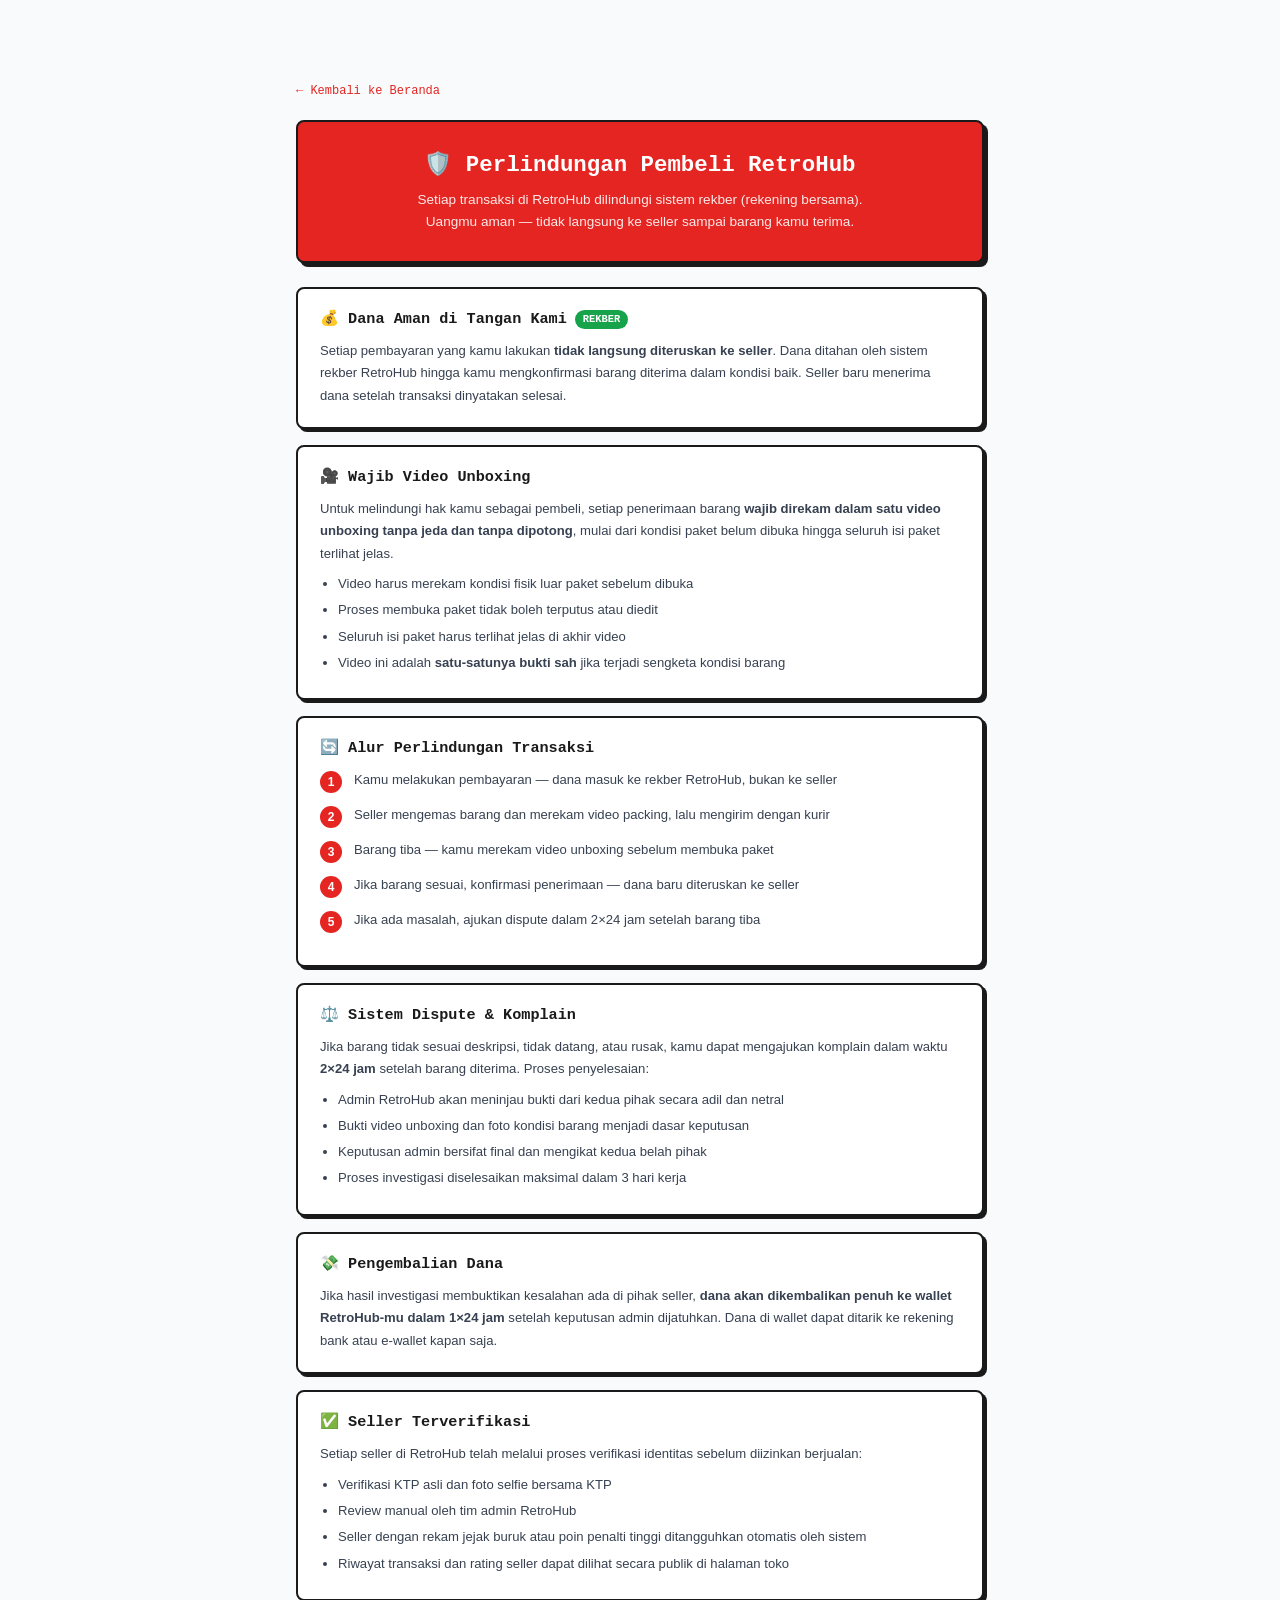
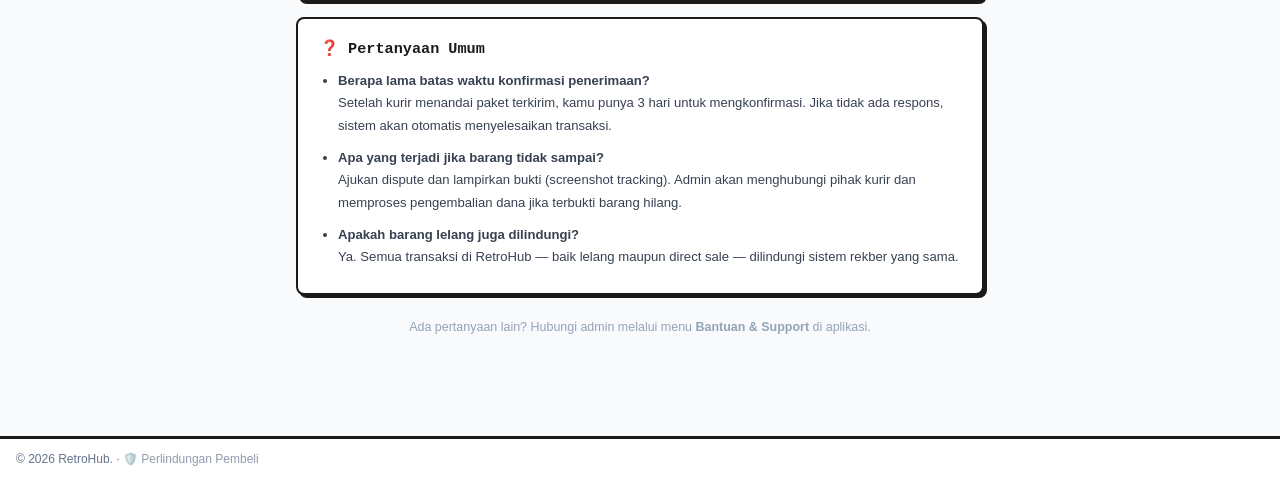
<file: RetroHub 5.4 Mac/faq.html>
<!DOCTYPE html>
<html lang="id">
<head>
    <meta charset="UTF-8">
    <meta name="viewport" content="width=device-width, initial-scale=1.0">
    <title>Perlindungan Pembeli — RetroHub</title>
    <link rel="stylesheet" href="styles.css">
    <link rel="icon" href="/icons/icon-192.png" type="image/png">
    <style>
        body { background: #F8FAFC; }
        .faq-wrap { max-width: 720px; margin: 0 auto; padding: 24px 16px 60px; }
        .faq-hero { background: var(--mario-red); color: #fff; border-radius: 8px; border: 2.5px solid var(--retro-dark); box-shadow: 4px 4px 0 var(--retro-dark); padding: 28px 24px; margin-bottom: 24px; text-align: center; }
        .faq-hero h1 { font-family: var(--font-retro); font-size: 1.4rem; margin: 0 0 8px; }
        .faq-hero p { font-size: 0.85rem; opacity: 0.9; margin: 0; line-height: 1.6; }
        .faq-card { background: #fff; border: 2px solid var(--retro-dark); border-radius: 8px; box-shadow: 3px 3px 0 var(--retro-dark); padding: 20px 22px; margin-bottom: 16px; }
        .faq-card h2 { font-family: var(--font-retro); font-size: 0.95rem; margin: 0 0 10px; display: flex; align-items: center; gap: 8px; }
        .faq-card p, .faq-card li { font-size: 0.82rem; line-height: 1.7; color: #374151; margin: 0; }
        .faq-card ul { padding-left: 18px; margin: 8px 0 0; }
        .faq-card li { margin-bottom: 4px; }
        .badge-green { background: #16A34A; color: #fff; font-size: 0.65rem; padding: 2px 8px; border-radius: 20px; font-weight: 700; }
        .faq-steps { counter-reset: step; list-style: none; padding: 0; margin: 10px 0 0; }
        .faq-steps li { counter-increment: step; display: flex; gap: 12px; margin-bottom: 12px; font-size: 0.82rem; color: #374151; line-height: 1.5; }
        .faq-steps li::before { content: counter(step); background: var(--mario-red); color: #fff; font-weight: 700; font-size: 0.75rem; width: 22px; height: 22px; border-radius: 50%; display: flex; align-items: center; justify-content: center; flex-shrink: 0; margin-top: 1px; }
        .faq-back { font-family: var(--font-retro); font-size: 0.75rem; color: var(--mario-red); text-decoration: none; display: inline-flex; align-items: center; gap: 6px; margin-bottom: 20px; }
        .faq-back:hover { text-decoration: underline; }
    </style>
</head>
<body>
    <div id="global-header"></div>

    <div class="faq-wrap">
        <a href="index.html" class="faq-back">← Kembali ke Beranda</a>

        <div class="faq-hero">
            <h1>🛡️ Perlindungan Pembeli RetroHub</h1>
            <p>Setiap transaksi di RetroHub dilindungi sistem rekber (rekening bersama).<br>Uangmu aman — tidak langsung ke seller sampai barang kamu terima.</p>
        </div>

        <!-- 1. Dana Aman -->
        <div class="faq-card">
            <h2>💰 Dana Aman di Tangan Kami <span class="badge-green">REKBER</span></h2>
            <p>Setiap pembayaran yang kamu lakukan <strong>tidak langsung diteruskan ke seller</strong>. Dana ditahan oleh sistem rekber RetroHub hingga kamu mengkonfirmasi barang diterima dalam kondisi baik. Seller baru menerima dana setelah transaksi dinyatakan selesai.</p>
        </div>

        <!-- 2. Wajib Video Unboxing -->
        <div class="faq-card">
<h2>🎥 Wajib Video Unboxing</h2>
            <p>Untuk melindungi hak kamu sebagai pembeli, setiap penerimaan barang <strong>wajib direkam dalam satu video unboxing tanpa jeda dan tanpa dipotong</strong>, mulai dari kondisi paket belum dibuka hingga seluruh isi paket terlihat jelas.</p>
            <ul>
                <li>Video harus merekam kondisi fisik luar paket sebelum dibuka</li>
                <li>Proses membuka paket tidak boleh terputus atau diedit</li>
                <li>Seluruh isi paket harus terlihat jelas di akhir video</li>
                <li>Video ini adalah <strong>satu-satunya bukti sah</strong> jika terjadi sengketa kondisi barang</li>
            </ul>
        </div>

        <!-- 3. Alur Proteksi -->
        <div class="faq-card">
            <h2>🔄 Alur Perlindungan Transaksi</h2>
            <ol class="faq-steps">
                <li>Kamu melakukan pembayaran — dana masuk ke rekber RetroHub, bukan ke seller</li>
                <li>Seller mengemas barang dan merekam video packing, lalu mengirim dengan kurir</li>
                <li>Barang tiba — kamu merekam video unboxing sebelum membuka paket</li>
                <li>Jika barang sesuai, konfirmasi penerimaan — dana baru diteruskan ke seller</li>
                <li>Jika ada masalah, ajukan dispute dalam 2×24 jam setelah barang tiba</li>
            </ol>
        </div>

        <!-- 4. Sistem Dispute -->
        <div class="faq-card">
            <h2>⚖️ Sistem Dispute & Komplain</h2>
            <p>Jika barang tidak sesuai deskripsi, tidak datang, atau rusak, kamu dapat mengajukan komplain dalam waktu <strong>2×24 jam</strong> setelah barang diterima. Proses penyelesaian:</p>
            <ul>
                <li>Admin RetroHub akan meninjau bukti dari kedua pihak secara adil dan netral</li>
                <li>Bukti video unboxing dan foto kondisi barang menjadi dasar keputusan</li>
                <li>Keputusan admin bersifat final dan mengikat kedua belah pihak</li>
                <li>Proses investigasi diselesaikan maksimal dalam 3 hari kerja</li>
            </ul>
        </div>

        <!-- 5. Pengembalian Dana -->
        <div class="faq-card">
            <h2>💸 Pengembalian Dana</h2>
            <p>Jika hasil investigasi membuktikan kesalahan ada di pihak seller, <strong>dana akan dikembalikan penuh ke wallet RetroHub-mu dalam 1×24 jam</strong> setelah keputusan admin dijatuhkan. Dana di wallet dapat ditarik ke rekening bank atau e-wallet kapan saja.</p>
        </div>

        <!-- 6. Seller Terverifikasi -->
        <div class="faq-card">
            <h2>✅ Seller Terverifikasi</h2>
            <p>Setiap seller di RetroHub telah melalui proses verifikasi identitas sebelum diizinkan berjualan:</p>
            <ul>
                <li>Verifikasi KTP asli dan foto selfie bersama KTP</li>
                <li>Review manual oleh tim admin RetroHub</li>
                <li>Seller dengan rekam jejak buruk atau poin penalti tinggi ditangguhkan otomatis oleh sistem</li>
                <li>Riwayat transaksi dan rating seller dapat dilihat secara publik di halaman toko</li>
            </ul>
        </div>

        <!-- 7. FAQ Cepat -->
        <div class="faq-card">
            <h2>❓ Pertanyaan Umum</h2>
            <ul>
                <li><strong>Berapa lama batas waktu konfirmasi penerimaan?</strong><br>Setelah kurir menandai paket terkirim, kamu punya 3 hari untuk mengkonfirmasi. Jika tidak ada respons, sistem akan otomatis menyelesaikan transaksi.</li>
                <li style="margin-top:10px;"><strong>Apa yang terjadi jika barang tidak sampai?</strong><br>Ajukan dispute dan lampirkan bukti (screenshot tracking). Admin akan menghubungi pihak kurir dan memproses pengembalian dana jika terbukti barang hilang.</li>
                <li style="margin-top:10px;"><strong>Apakah barang lelang juga dilindungi?</strong><br>Ya. Semua transaksi di RetroHub — baik lelang maupun direct sale — dilindungi sistem rekber yang sama.</li>
            </ul>
        </div>

        <div style="text-align:center;margin-top:24px;font-size:0.78rem;color:#94A3B8;">
            Ada pertanyaan lain? Hubungi admin melalui menu <strong>Bantuan & Support</strong> di aplikasi.
        </div>
    </div>

    <footer>
        <div class="footer-copyright">© 2026 RetroHub. · <a href="faq.html" style="color:inherit;opacity:0.7;text-decoration:none;">🛡️ Perlindungan Pembeli</a></div>
    </footer>

    <script src="db.js"></script>
    <script src="ui.js"></script>
</body>
</html>
</file>
<file: RetroHub 5.4 Mac/styles.css>
/* RetroHub - Main Stylesheet (Nostalgic Mario Retro Design System) */

:root {
    --mario-red: #E52521;
    --mario-blue: #002FBE;
    --mario-yellow: #FBD000;
    --mario-green: #43B047;
    --retro-dark: #1A1A1A;
    --retro-light-gray: #E2E8F0;
    --bg-page: #F8FAFC;
    --bg-card: #FFFFFF;
    
    --font-retro: 'Pixelify Sans', monospace;
    --font-body: 'Plus Jakarta Sans', sans-serif;
    --font-number: 'Plus Jakarta Sans', sans-serif; /* Font bersih khusus angka agar sangat mudah dibaca */
}

/* Reset & Base Styles */
* {
    box-sizing: border-box;
    margin: 0;
    padding: 0;
}

html,
body {
    overflow-x: hidden;
    max-width: 100vw;
    width: 100%;
}

body {
    background-color: var(--bg-page);
    font-family: var(--font-body);
    color: var(--retro-dark);
    padding-top: 54px; /* Sesuai tinggi header */
    line-height: 1.4;
    display: flex;
    flex-direction: column;
    min-height: 100vh;
}

.container {
    max-width: 1200px;
    margin: 0 auto;
    padding: 16px;
    flex-grow: 1; /* Mendorong footer ke bawah */
    overflow-x: hidden;
    width: 100%;
    box-sizing: border-box;
}

/* 1. Header Sempit & Fungsional */
header {
    background-color: var(--mario-red);
    border-bottom: 3px solid var(--retro-dark);
    position: fixed;
    top: 0;
    left: 0;
    width: 100%;
    max-width: 100vw;
    height: 54px;
    z-index: 1000;
    display: flex;
    justify-content: space-between;
    align-items: center;
    padding: 0 12px;
    box-sizing: border-box;
    overflow: hidden;
}

.logo-container {
    display: flex;
    align-items: center;
}

.logo-text {
    font-family: var(--font-retro);
    font-size: 1.4rem;
    font-weight: 700;
    color: #FFFFFF;
    text-shadow: 2px 2px 0px var(--retro-dark);
    text-decoration: none;
    letter-spacing: 0.5px;
}

.header-toolbar {
    display: flex;
    gap: 6px;
    align-items: center;
    flex-shrink: 0;
    min-width: 0;
}

.toolbar-btn {
    background: #FFFFFF;
    border: 2px solid var(--retro-dark);
    border-radius: 4px;
    width: 34px;
    height: 34px;
    display: flex;
    justify-content: center;
    align-items: center;
    cursor: pointer;
    box-shadow: 2px 2px 0px var(--retro-dark);
    transition: transform 0.1s, box-shadow 0.1s;
    text-decoration: none;
    font-size: 1.1rem;
}

.toolbar-btn:hover {
    background-color: var(--mario-yellow);
    transform: translate(-1px, -1px);
    box-shadow: 3px 3px 0px var(--retro-dark);
}

.toolbar-btn:active {
    transform: translate(1px, 1px);
    box-shadow: 1px 1px 0px var(--retro-dark);
}

.toolbar-btn-text {
    background: #FFFFFF;
    border: 2px solid var(--retro-dark);
    border-radius: 4px;
    padding: 0 12px;
    height: 34px;
    display: flex;
    justify-content: center;
    align-items: center;
    cursor: pointer;
    box-shadow: 2px 2px 0px var(--retro-dark);
    transition: transform 0.1s, box-shadow 0.1s;
    text-decoration: none;
    font-size: 0.75rem;
    font-family: var(--font-retro);
    font-weight: 700;
    color: var(--retro-dark);
    white-space: nowrap;
}

.toolbar-btn-text:hover {
    background-color: var(--mario-yellow);
    transform: translate(-1px, -1px);
    box-shadow: 3px 3px 0px var(--retro-dark);
}

.toolbar-btn-text:active {
    transform: translate(1px, 1px);
    box-shadow: 1px 1px 0px var(--retro-dark);
}

/* 2. Banner Event Slider */
.slider-wrapper {
    position: relative;
    width: 100%;
    height: 180px;
    margin: 10px 0 16px 0;
    border: 3px solid var(--retro-dark);
    box-shadow: 4px 4px 0px var(--retro-dark);
    border-radius: 6px;
    overflow: hidden;
    background-color: #E2E8F0;
    flex-shrink: 0;
}

.slider-container {
    display: flex;
    width: 300%;
    height: 100%;
    transition: transform 0.5s ease-in-out;
}

.slide {
    width: 33.333%;
    height: 100%;
    display: flex;
    flex-direction: column;
    justify-content: center;
    align-items: center;
    text-align: center;
    padding: 20px;
    color: #FFFFFF;
    font-family: var(--font-retro);
}

.slide-1 { background: linear-gradient(135deg, #FF5757 0%, #FF3D3D 100%); }
.slide-2 { background: linear-gradient(135deg, #3B82F6 0%, #1D4ED8 100%); }
.slide-3 { background: linear-gradient(135deg, #10B981 0%, #047857 100%); }

.slide h2 {
    font-size: 1.8rem;
    margin-bottom: 8px;
    text-shadow: 2px 2px 0px var(--retro-dark);
}

.slide p {
    font-size: 0.95rem;
    font-family: var(--font-body);
    background: rgba(0, 0, 0, 0.2);
    padding: 4px 12px;
    border-radius: 20px;
}

/* 3. Search Bar */
.search-section {
    width: 100%;
    margin-bottom: 16px;
    box-sizing: border-box;
}

.search-bar-wrapper {
    display: flex;
    width: 100%;
    border: 3px solid var(--retro-dark);
    border-radius: 6px;
    box-shadow: 4px 4px 0px var(--retro-dark);
    overflow: hidden;
    background-color: #FFFFFF;
    box-sizing: border-box;
}

.search-input {
    flex: 1 1 0;
    min-width: 0;
    border: none;
    padding: 11px 14px;
    font-family: var(--font-body);
    font-size: 0.9rem;
    outline: none;
    color: var(--retro-dark);
    box-sizing: border-box;
}

.search-btn {
    flex-shrink: 0;
    background-color: var(--mario-blue);
    color: #FFFFFF;
    border: none;
    border-left: 3px solid var(--retro-dark);
    padding: 0 18px;
    font-family: var(--font-retro);
    font-size: 0.9rem;
    font-weight: 700;
    cursor: pointer;
    transition: background-color 0.1s;
    white-space: nowrap;
}

.search-btn:hover {
    background-color: var(--mario-red);
}

/* Warning Banner Keselamatan (Unboxing & Packing) */
.warning-banner {
    background-color: #FFFDF0;
    border: 2px solid var(--mario-yellow);
    border-radius: 4px;
    padding: 12px;
    margin-bottom: 24px;
    display: flex;
    align-items: flex-start;
    gap: 10px;
}

.warning-icon {
    font-size: 1.3rem;
}

.warning-text h4 {
    font-family: var(--font-retro);
    font-size: 0.85rem;
    margin-bottom: 4px;
    color: #78350F;
}

.warning-text p {
    font-size: 0.75rem;
    color: #92400E;
    line-height: 1.3;
}

/* 4. Quick Category Shortcuts */
.categories-scroll {
    display: flex;
    gap: 12px;
    overflow-x: auto;
    padding: 4px 4px 12px 4px;
    margin-bottom: 24px;
    scrollbar-width: thin;
}

.categories-scroll::-webkit-scrollbar {
    height: 6px;
}
.categories-scroll::-webkit-scrollbar-thumb {
    background: var(--retro-light-gray);
    border-radius: 3px;
}

.category-btn {
    flex: 0 0 auto;
    background: #FFFFFF;
    border: 2px solid var(--retro-dark);
    border-radius: 6px;
    padding: 8px 16px;
    display: flex;
    align-items: center;
    gap: 8px;
    cursor: pointer;
    font-family: var(--font-retro);
    font-size: 0.85rem;
    font-weight: 700;
    box-shadow: 2px 2px 0px var(--retro-dark);
    transition: transform 0.1s, box-shadow 0.1s;
}

.category-btn:hover {
    background-color: #FFFDF0;
    transform: translate(-1px, -1px);
    box-shadow: 3px 3px 0px var(--retro-dark);
}

.category-btn.active {
    background-color: var(--mario-yellow);
}

.category-icon {
    font-size: 1.2rem;
}

/* Titles */
.section-title {
    font-family: var(--font-retro);
    font-size: 1.3rem;
    margin: 10px 0 15px 0;
    display: inline-block;
    border-bottom: 3px solid var(--mario-blue);
    padding-bottom: 2px;
}

/* 5. Products Grid & Card */
.products-grid {
    display: grid;
    grid-template-columns: repeat(auto-fill, minmax(160px, 1fr));
    gap: 16px;
    margin-bottom: 30px;
    width: 100%;
    box-sizing: border-box;
}

.scrollable-row {
    display: flex !important;
    flex-wrap: nowrap !important;
    overflow-x: auto !important;
    gap: 16px;
    padding-bottom: 12px;
    scrollbar-width: thin;
    margin-bottom: 24px;
}

.scrollable-row::-webkit-scrollbar {
    height: 6px;
}

.scrollable-row::-webkit-scrollbar-thumb {
    background: var(--retro-light-gray);
    border-radius: 3px;
}

.scrollable-row .product-card {
    flex: 0 0 200px;
}




.product-card {
    background-color: var(--bg-card);
    border: 2px solid var(--retro-dark);
    border-radius: 4px;
    box-shadow: 3px 3px 0px var(--retro-dark);
    overflow: hidden;
    display: flex;
    flex-direction: column;
    transition: transform 0.15s ease, box-shadow 0.15s ease;
    cursor: pointer;
    position: relative;
}

.product-card:hover {
    transform: translate(-2px, -2px);
    box-shadow: 5px 5px 0px var(--retro-dark);
}

.product-card:active {
    transform: translate(1px, 1px);
    box-shadow: 1px 1px 0px var(--retro-dark);
}

.image-container {
    width: 100%;
    padding-top: 100%;
    position: relative;
    background-color: #F1F5F9;
    border-bottom: 2px solid var(--retro-dark);
    overflow: hidden;
}

.image-container img {
    position: absolute;
    top: 0;
    left: 0;
    width: 100%;
    height: 100%;
    object-fit: contain;
    transition: transform 0.3s ease;
}

.product-card:hover .image-container img {
    transform: scale(1.05);
}

.discount-badge {
    position: absolute;
    top: 0;
    right: 0;
    background-color: var(--mario-red);
    color: #FFFFFF;
    font-family: var(--font-number);
    font-size: 0.75rem;
    font-weight: 700;
    padding: 2px 6px;
    border-left: 2px solid var(--retro-dark);
    border-bottom: 2px solid var(--retro-dark);
    z-index: 10;
}

.time-badge {
    position: absolute;
    top: 0;
    right: 0;
    background-color: var(--retro-dark);
    color: #FFFFFF;
    font-family: var(--font-number);
    font-size: 0.65rem;
    font-weight: bold;
    padding: 2px 6px;
    border-left: 2px solid var(--retro-dark);
    border-bottom: 2px solid var(--retro-dark);
    z-index: 10;
}

.type-badge-lelang {
    position: absolute;
    top: 0;
    left: 0;
    background-color: var(--mario-yellow);
    color: var(--retro-dark);
    font-family: var(--font-retro);
    font-size: 0.65rem;
    font-weight: 700;
    padding: 2px 6px;
    border-right: 2px solid var(--retro-dark);
    border-bottom: 2px solid var(--retro-dark);
    z-index: 10;
}

.card-content {
    padding: 8px;
    display: flex;
    flex-direction: column;
    flex-grow: 1;
}

.tags-row {
    display: flex;
    gap: 4px;
    margin-bottom: 4px;
    flex-wrap: wrap;
}

.tag {
    font-family: var(--font-retro);
    font-size: 0.65rem;
    font-weight: 700;
    padding: 1px 4px;
    border: 1px solid var(--retro-dark);
    border-radius: 2px;
}

.tag.mib { background-color: #ECFDF5; color: var(--mario-green); border-color: var(--mario-green); }
.tag.bib { background-color: #EFF6FF; color: var(--mario-blue); border-color: var(--mario-blue); }
.tag.loose { background-color: #FFFBEB; color: #D97706; border-color: #D97706; }

.seller-name {
    font-size: 0.7rem;
    color: #64748B;
    margin-bottom: 4px;
    font-weight: 500;
    white-space: nowrap;
    overflow: hidden;
    text-overflow: ellipsis;
}

.product-title {
    font-family: var(--font-retro);
    font-size: 0.75rem;
    font-weight: 700;
    color: var(--retro-dark);
    margin-bottom: 8px;
    line-height: 1.2;
    display: -webkit-box;
    -webkit-line-clamp: 2;
    -webkit-box-orient: vertical;
    overflow: hidden;
    height: 1.8rem;
}

.buyout-price {
    font-size: 0.65rem;
    color: #475569;
    margin-bottom: 4px;
    display: flex;
    justify-content: space-between;
}
.buyout-val {
    font-weight: 700;
    color: var(--mario-blue);
}

.card-footer {
    margin-top: auto;
    display: flex;
    justify-content: space-between;
    align-items: flex-end;
    border-top: 1px dashed var(--retro-light-gray);
    padding-top: 6px;
}

.price-container {
    display: flex;
    flex-direction: column;
}

.price-label {
    font-size: 0.55rem;
    color: #94A3B8;
    font-weight: 700;
    text-transform: uppercase;
}

.price-value {
    font-family: var(--font-number);
    font-size: 0.85rem;
    font-weight: 700;
    color: var(--mario-red);
}

.meta-info {
    font-size: 0.65rem;
    color: #64748B;
    font-weight: 600;
}

.bid-count {
    color: var(--mario-blue);
    font-weight: bold;
}

/* 6. Footer (Ramping & Horizontal) */
footer {
    background-color: #FFFFFF;
    border-top: 3px solid var(--retro-dark);
    padding: 12px 16px;
    margin-top: 40px;
    display: flex;
    justify-content: space-between;
    align-items: center;
    width: 100%;
}

.footer-copyright {
    font-size: 0.75rem;
    color: #64748B;
}

.donation-btn {
    display: inline-flex;
    align-items: center;
    gap: 4px;
    background-color: var(--mario-yellow);
    color: var(--retro-dark);
    font-family: var(--font-retro);
    font-size: 0.7rem;
    font-weight: 700;
    text-decoration: none;
    padding: 4px 8px;
    border: 2px solid var(--retro-dark);
    border-radius: 4px;
    box-shadow: 2px 2px 0px var(--retro-dark);
    cursor: pointer;
    transition: transform 0.1s, box-shadow 0.1s;
}

.donation-btn:hover {
    background-color: #FFE03D;
    transform: translate(-1px, -1px);
    box-shadow: 3px 3px 0px var(--retro-dark);
}

.donation-btn:active {
    transform: translate(1px, 1px);
    box-shadow: 1px 1px 0px var(--retro-dark);
}

/* 7. Responsivitas Mobile */
@media (max-width: 768px) {
    body {
        padding-top: 48px;
        overflow-x: hidden;
    }
    header {
        height: 48px;
        padding: 0 10px;
        gap: 6px;
    }
    .logo-container {
        flex-shrink: 0;
    }
    .logo-text {
        font-size: 1.1rem;
    }
    .header-toolbar {
        gap: 5px;
        flex-shrink: 0;
    }
    .toolbar-btn {
        width: 28px;
        height: 28px;
        font-size: 0.9rem;
        flex-shrink: 0;
    }
    .slider-wrapper {
        height: auto;
        aspect-ratio: 16 / 7;
        margin: 8px 0 12px 0;
    }
    .slide h2 {
        font-size: 1rem;
        margin-bottom: 4px;
    }
    .slide p {
        font-size: 0.7rem;
        padding: 2px 8px;
    }
    .search-section {
        margin-bottom: 12px;
    }
    .search-bar-wrapper {
        flex-direction: row;
        overflow: hidden;
    }
    .search-input {
        flex: 1 1 0;
        min-width: 0;
        padding: 9px 10px;
        font-size: 0.82rem;
    }
    .search-btn {
        padding: 0 12px;
        font-size: 0.8rem;
        white-space: nowrap;
        flex-shrink: 0;
    }
    .image-container img {
        object-fit: cover;
    }
    .categories-scroll {
        margin-bottom: 12px;
        gap: 6px;
        padding-bottom: 8px;
    }
    .category-btn {
        padding: 5px 10px;
        font-size: 0.72rem;
        gap: 5px;
    }
    .category-icon {
        font-size: 1rem;
    }
    .container {
        padding: 10px;
        overflow-x: hidden;
    }
    .section-title {
        font-size: 1rem;
        margin: 4px 0 8px 0;
    }
    .products-grid {
        grid-template-columns: repeat(2, 1fr);
        gap: 8px;
        margin-bottom: 16px;
    }
    .product-card {
        box-shadow: 2px 2px 0px var(--retro-dark);
    }
    .card-content {
        padding: 6px;
    }
    .product-title {
        font-size: 0.68rem;
        height: 1.65rem;
        margin-bottom: 4px;
    }
    .buyout-price {
        font-size: 0.54rem;
        margin-bottom: 2px;
    }
    .price-value {
        font-size: 0.73rem;
    }
    .meta-info {
        font-size: 0.58rem;
    }
    .tag {
        font-size: 0.52rem;
        padding: 0px 3px;
    }
    footer {
        padding: 10px;
        margin-top: 20px;
    }
    .footer-copyright {
        font-size: 0.65rem;
    }
    .donation-btn {
        font-size: 0.65rem;
        padding: 3px 6px;
    }
    /* Scrollable row (lelang) di mobile */
    .scrollable-row {
        gap: 8px;
        padding-bottom: 8px;
    }
    .scrollable-row .product-card {
        flex: 0 0 145px;
    }
}

/* ==========================================
   RETRO TOAST & MODAL NOTIFICATION SYSTEM
   ========================================== */

/* Toast Container (Melayang di Pojok Kanan Atas) */
.toast-container {
    position: fixed;
    top: 70px;
    right: 20px;
    z-index: 9999;
    display: flex;
    flex-direction: column;
    gap: 12px;
    pointer-events: none;
}

/* Individual Toast Box */
.toast-box {
    background-color: #FFFFFF;
    border: 2.5px solid var(--retro-dark);
    border-radius: 4px;
    box-shadow: 4px 4px 0px var(--retro-dark);
    padding: 12px 16px;
    width: 300px;
    pointer-events: auto;
    display: flex;
    flex-direction: column;
    gap: 4px;
    animation: slideInRight 0.2s cubic-bezier(0.175, 0.885, 0.32, 1.275) forwards;
    transition: transform 0.2s, opacity 0.2s;
    position: relative;
    border-left: 8px solid var(--retro-dark); /* Accent border */
}

/* Toast Color Accents */
.toast-success { border-left-color: var(--mario-green); }
.toast-error { border-left-color: var(--mario-red); }
.toast-info { border-left-color: var(--mario-blue); }
.toast-warning { border-left-color: var(--mario-yellow); }

.toast-title {
    font-family: var(--font-retro);
    font-size: 0.85rem;
    font-weight: 700;
}

.toast-message {
    font-size: 0.75rem;
    color: #475569;
}

/* Custom Modal Dialog Overlay */
.modal-overlay {
    position: fixed;
    top: 0;
    left: 0;
    width: 100%;
    height: 100%;
    background-color: rgba(26, 26, 26, 0.6);
    backdrop-filter: blur(2px);
    z-index: 10000;
    display: flex;
    justify-content: center;
    align-items: center;
    opacity: 0;
    animation: fadeIn 0.15s ease-out forwards;
}

/* Modal Content Dialog Box */
.modal-box {
    background-color: #FFFFFF;
    border: 3px solid var(--retro-dark);
    border-radius: 6px;
    box-shadow: 6px 6px 0px var(--retro-dark);
    padding: 24px;
    max-width: 420px;
    width: 90%;
    max-height: 90vh;
    overflow-y: auto;
    text-align: center;
    transform: scale(0.9);
    animation: scaleUp 0.2s cubic-bezier(0.175, 0.885, 0.32, 1.275) forwards;
}

.modal-title {
    font-family: var(--font-retro);
    font-size: 1.25rem;
    font-weight: 700;
    margin-bottom: 8px;
}

.modal-message {
    font-size: 0.85rem;
    color: #475569;
    margin-bottom: 20px;
    line-height: 1.4;
}

.modal-buttons {
    display: flex;
    gap: 12px;
    justify-content: center;
    flex-wrap: wrap;
}

/* Animations */
@keyframes slideInRight {
    from {
        transform: translateX(120%);
        opacity: 0;
    }
    to {
        transform: translateX(0);
        opacity: 1;
    }
}

@keyframes fadeIn {
    to { opacity: 1; }
}

@keyframes scaleUp {
    to {
        transform: scale(1);
    }
}

/* Custom Retro Buttons (Mario Theme) */
.btn-retro {
    font-family: var(--font-retro);
    font-size: 0.95rem;
    font-weight: 700;
    color: #FFFFFF;
    border: 2px solid var(--retro-dark);
    border-radius: 4px;
    padding: 10px 20px;
    cursor: pointer;
    box-shadow: 2px 2px 0px var(--retro-dark);
    transition: transform 0.1s, box-shadow 0.1s;
    display: inline-flex;
    justify-content: center;
    align-items: center;
    gap: 6px;
    outline: none;
    text-decoration: none;
}
.btn-retro:hover {
    transform: translate(-1px, -1px);
    box-shadow: 3px 3px 0px var(--retro-dark);
}
.btn-retro:active {
    transform: translate(1px, 1px);
    box-shadow: 1px 1px 0px var(--retro-dark);
}

.btn-red { background-color: var(--mario-red); color: #FFFFFF; }
.btn-blue { background-color: var(--mario-blue); color: #FFFFFF; }
.btn-yellow { background-color: var(--mario-yellow); color: var(--retro-dark); }
.btn-green { background-color: var(--mario-green); color: #FFFFFF; }
.btn-white { background-color: #FFFFFF; color: var(--retro-dark); }

/* Hide wide text elements in header under 768px (mobile portrait/square viewports) */
@media (max-width: 768px) {
    .toolbar-btn-text, #global-username-text {
        display: none !important;
    }
}

/* Extra-small phones */
@media (max-width: 360px) {
    .logo-text {
        font-size: 0.95rem;
    }
    .toolbar-btn {
        width: 26px;
        height: 26px;
        font-size: 0.85rem;
    }
    .container {
        padding: 8px;
    }
    .products-grid {
        gap: 6px;
    }
    .slider-wrapper {
        aspect-ratio: 16 / 8;
    }
}

/* Retro dropdown & cart popout responsif mobile */
@media (max-width: 480px) {
    .retro-dropdown {
        width: calc(100vw - 24px) !important;
        right: 12px !important;
        left: 12px !important;
        max-height: 80vh;
        overflow-y: auto;
    }
    #global-cart-popout {
        width: calc(100vw - 24px) !important;
    }
    /* Perbaiki modal width di hp kecil */
    .modal-box {
        width: 94%;
        padding: 18px 14px;
    }
    .chat-modal-box {
        width: 96% !important;
        max-width: none !important;
    }
}

/* Toast responsif mobile */
@media (max-width: 480px) {
    .toast-container {
        right: 10px;
        left: 10px;
        top: 60px;
        width: auto;
    }
    .toast-box {
        width: 100%;
    }
}


/* ===== Sort & Filter Panel (Shopee-style) ===== */
.sort-chip {
    flex: 0 0 auto;
    background: #FFFFFF;
    border: 2px solid var(--retro-dark);
    border-radius: 20px;
    padding: 5px 12px;
    font-family: var(--font-retro);
    font-size: 0.72rem;
    font-weight: 700;
    cursor: pointer;
    box-shadow: 2px 2px 0 var(--retro-dark);
    transition: transform 0.1s, box-shadow 0.1s, background 0.1s;
    white-space: nowrap;
}
.sort-chip:hover {
    transform: translate(-1px, -1px);
    box-shadow: 3px 3px 0 var(--retro-dark);
}
.sort-chip.active {
    background: var(--mario-yellow);
    box-shadow: 2px 2px 0 var(--retro-dark);
}

/* sort-label dihapus — tombol kini teks saja tanpa emoji */

.filter-cat-chip {
    flex: 0 0 auto;
    background: #FFFFFF;
    border: 2px solid var(--retro-dark);
    border-radius: 4px;
    padding: 4px 10px;
    font-family: var(--font-retro);
    font-size: 0.68rem;
    font-weight: 700;
    cursor: pointer;
    box-shadow: 2px 2px 0 var(--retro-dark);
    transition: transform 0.1s, background 0.1s;
}
.filter-cat-chip:hover {
    transform: translate(-1px, -1px);
    background: #FFFDF0;
}
.filter-cat-chip.active {
    background: var(--mario-blue);
    color: #FFFFFF;
    border-color: var(--mario-blue);
}
</file>
